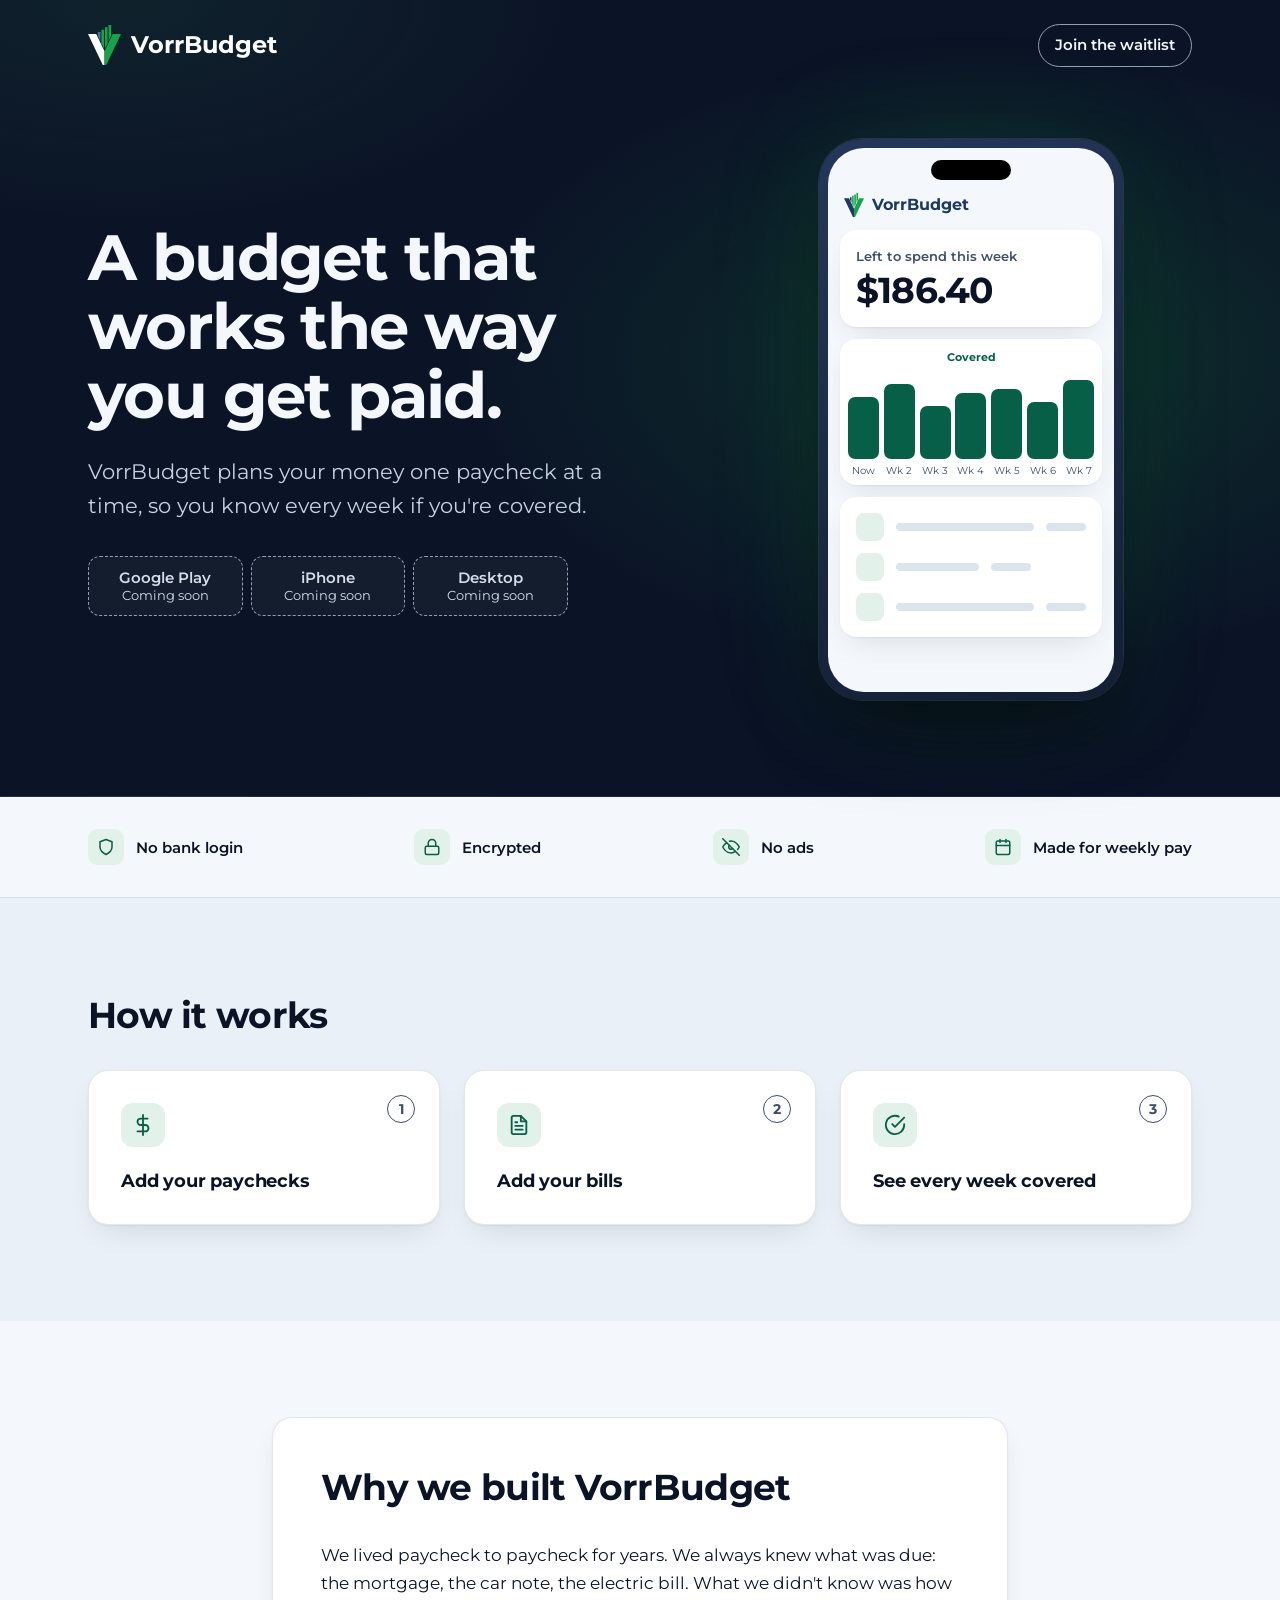
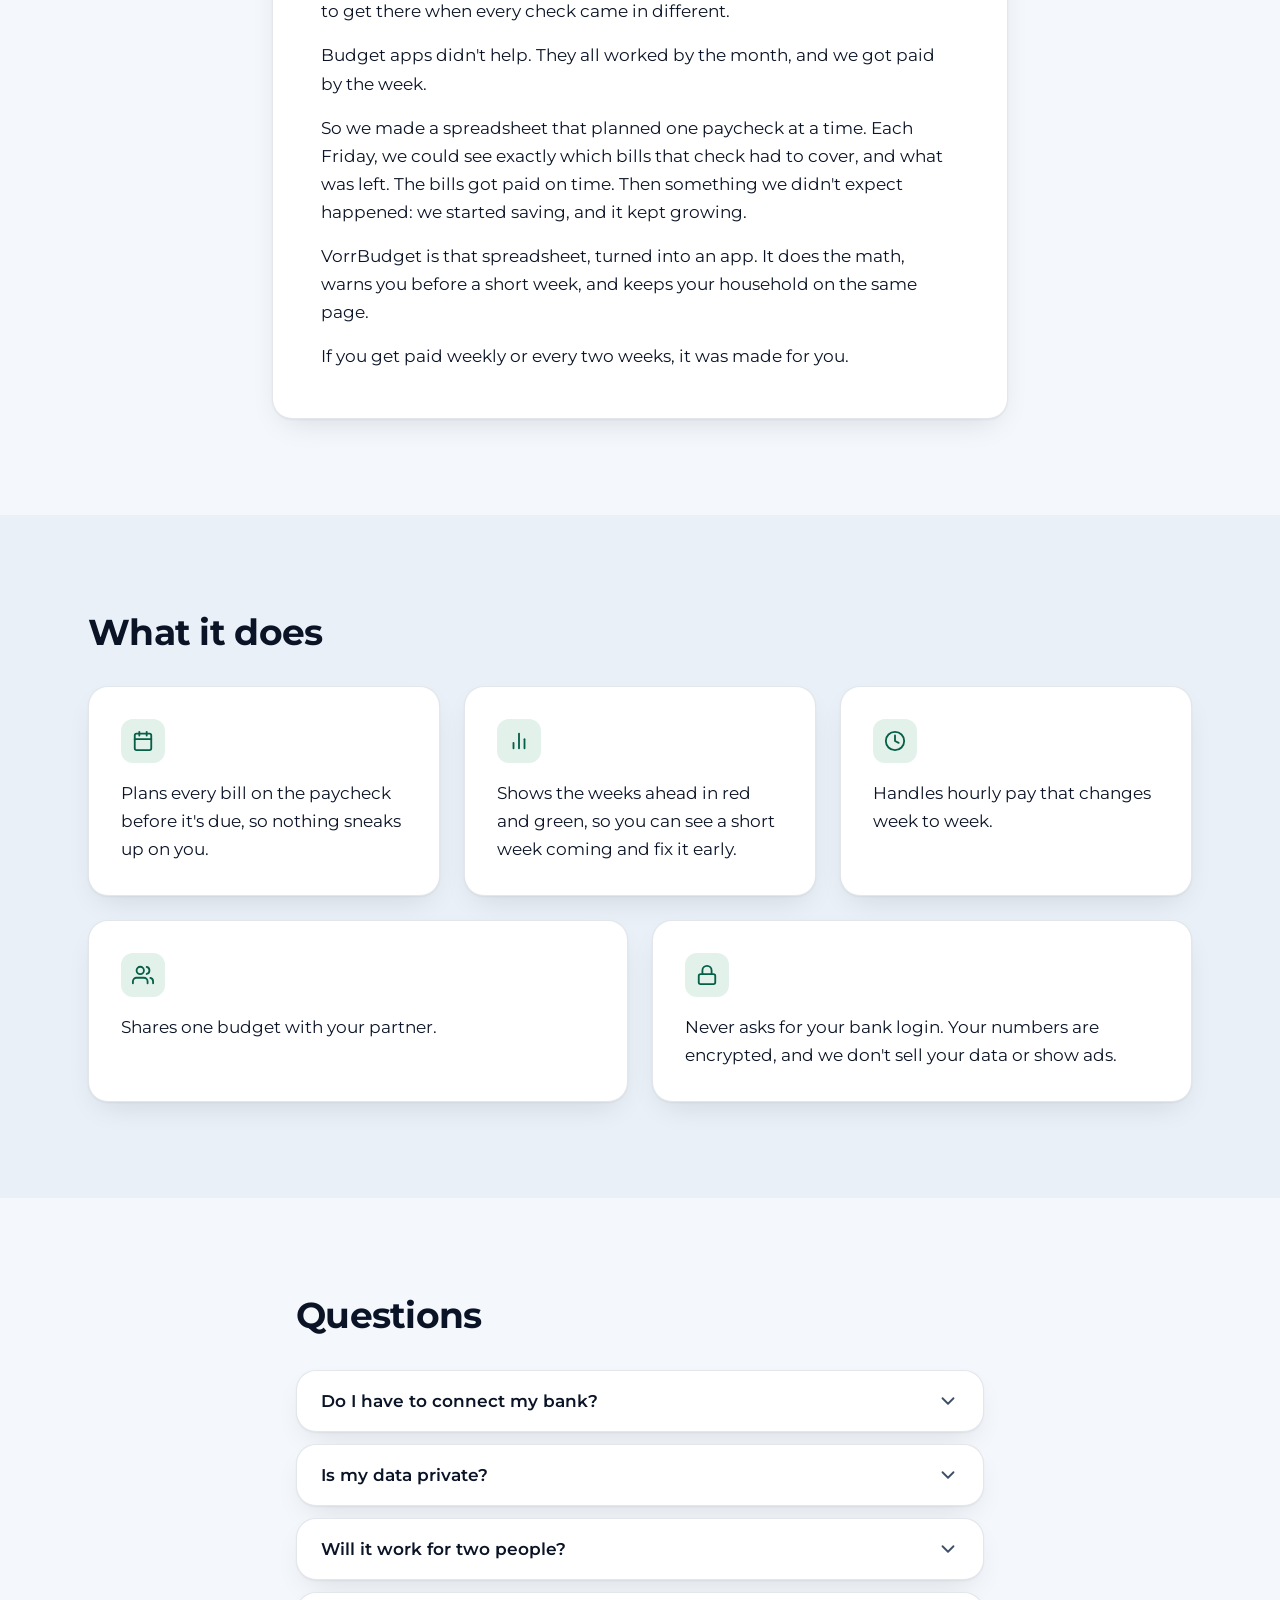
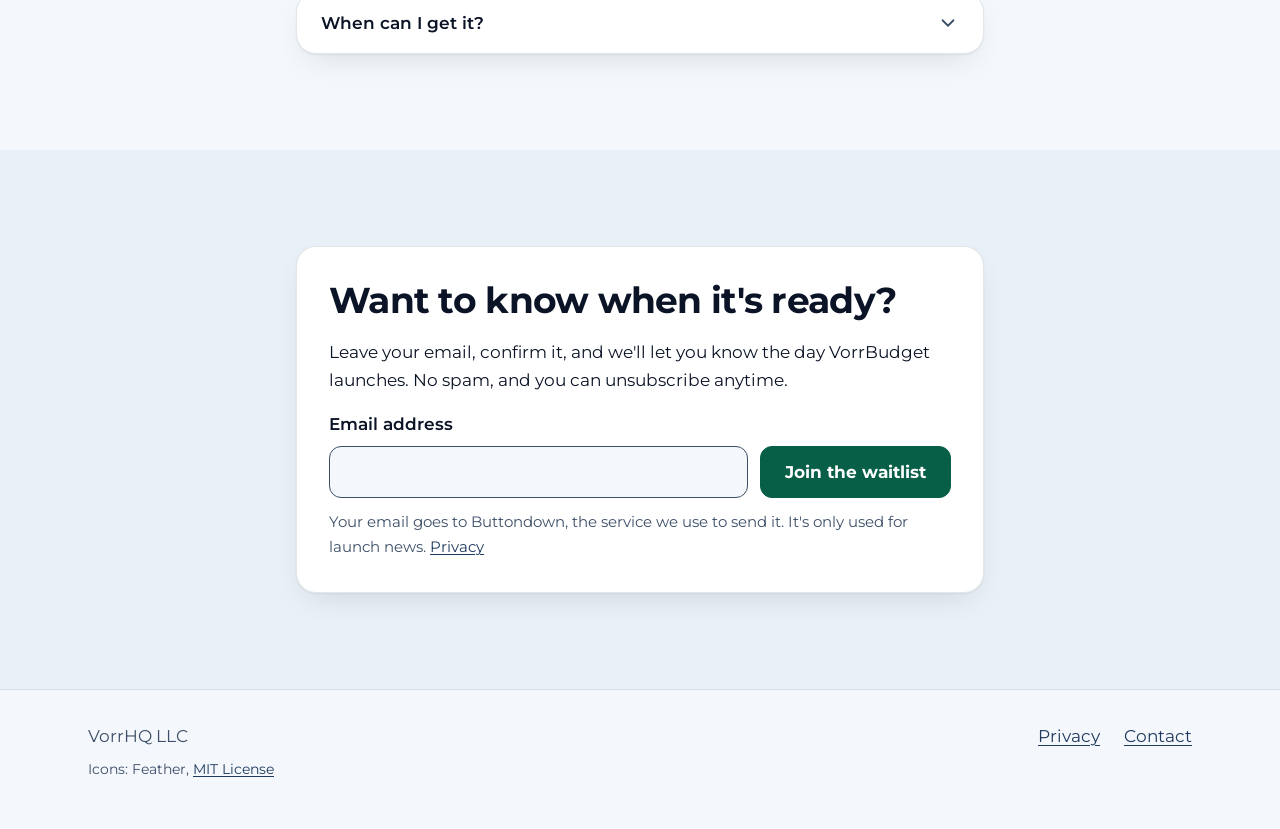
<file: index.html>
<!doctype html>
<html lang="en">
<head>
  <meta charset="utf-8">
  <meta name="viewport" content="width=device-width, initial-scale=1">
  <meta http-equiv="Content-Security-Policy" content="default-src 'none'; style-src 'self'; img-src 'self'; font-src 'self'; form-action https://buttondown.com https://*.buttondown.com; base-uri 'none'; upgrade-insecure-requests">
  <meta name="referrer" content="strict-origin">
  <meta name="color-scheme" content="light dark">
  <title>VorrBudget: A budget that works the way you get paid</title>
  <meta name="description" content="VorrBudget plans your money one paycheck at a time, so you know every week if you're covered.">
  <link rel="canonical" href="https://vorrbudget.com/">

  <!-- SHARE IMAGE (Open Graph / Twitter). The image is assets/og-image.png (1200x630) on this site. -->
  <meta property="og:type" content="website">
  <meta property="og:site_name" content="VorrBudget">
  <meta property="og:url" content="https://vorrbudget.com/">
  <meta property="og:title" content="VorrBudget: A budget that works the way you get paid">
  <meta property="og:description" content="VorrBudget plans your money one paycheck at a time, so you know every week if you're covered.">
  <meta property="og:image" content="https://vorrbudget.com/assets/og-image.png">
  <meta property="og:image:width" content="1200">
  <meta property="og:image:height" content="630">
  <meta property="og:image:alt" content="VorrBudget logo and the words: A budget that works the way you get paid.">
  <meta name="twitter:card" content="summary_large_image">
  <meta name="twitter:title" content="VorrBudget: A budget that works the way you get paid">
  <meta name="twitter:description" content="VorrBudget plans your money one paycheck at a time, so you know every week if you're covered.">
  <meta name="twitter:image" content="https://vorrbudget.com/assets/og-image.png">
  <meta name="twitter:image:alt" content="VorrBudget logo and the words: A budget that works the way you get paid.">

  <link rel="preload" href="assets/fonts/montserrat-latin-wght.woff2" as="font" type="font/woff2" crossorigin>
  <link rel="stylesheet" href="styles.css">
  <link rel="icon" type="image/png" sizes="512x512" href="assets/app-icon.png">
  <link rel="icon" type="image/svg+xml" href="assets/app-icon.svg">
  <link rel="apple-touch-icon" href="assets/app-icon.png">
</head>
<body>
  <a class="skip-link" href="#main">Skip to content</a>

  <div class="hero-band">
    <header class="site-header site-header--dark">
      <div class="wrap header-row">
        <a class="logo-link" href="/">
          <!-- LOGO: on the dark band the dark-mode symbol is always used; "VorrBudget" is text in Montserrat Bold -->
          <img class="logo-mark" src="assets/logo-mark-dark.svg" alt="" width="352" height="425">
          <span class="wordmark">VorrBudget</span>
        </a>
        <a class="header-cta" href="#waitlist">Join the waitlist</a>
      </div>
    </header>

    <section class="hero" aria-labelledby="headline">
      <div class="wrap hero-grid">
        <div class="hero-copy">
          <h1 id="headline">A budget that works the way you get paid.</h1>
          <p class="lead">VorrBudget plans your money one paycheck at a time, so you know every week if you're covered.</p>

          <h2 class="visually-hidden">Download</h2>
          <ul class="stores">
            <!-- STORE BUTTON: Google Play.
                 To go live, replace the <span> below with:
                 <a class="store" href="PLAY_STORE_URL">Get it on Google Play</a> -->
            <li><span class="store store--soon"><span class="store-name">Google Play</span> <span class="store-status">Coming soon</span></span></li>

            <!-- STORE BUTTON: iPhone.
                 To go live, replace the <span> below with:
                 <a class="store" href="APP_STORE_URL">Download for iPhone</a> -->
            <li><span class="store store--soon"><span class="store-name">iPhone</span> <span class="store-status">Coming soon</span></span></li>

            <!-- STORE BUTTON: Desktop.
                 To go live, replace the <span> below with:
                 <a class="store" href="DESKTOP_URL">Get it for Desktop</a> -->
            <li><span class="store store--soon"><span class="store-name">Desktop</span> <span class="store-status">Coming soon</span></span></li>
          </ul>
        </div>

        <!-- PHONE: an example illustration of the Home screen (pure CSS, no JavaScript).
             TO USE A REAL SCREENSHOT: replace everything inside <div class="phone-screen"> with
               <img class="phone-shot" src="assets/screenshots/home.png" alt="DESCRIBE THE SCREEN" width="390" height="844">
             and remove role="img" and aria-label from <div class="phone"> (the alt text replaces them). -->
        <div class="hero-visual">
          <div class="phone" role="img" aria-label="Example illustration of the VorrBudget Home screen: $186.40 left to spend this week, and the weeks ahead, where a short week turns covered.">
            <div class="phone-screen" aria-hidden="true">
              <div class="app-bar">
                <picture>
                  <source srcset="assets/logo-mark-dark.svg" media="(prefers-color-scheme: dark)">
                  <img class="app-mark" src="assets/logo-mark-light.svg" alt="" width="352" height="425">
                </picture>
                <span class="app-name">VorrBudget</span>
              </div>

              <div class="app-card">
                <p class="app-label">Left to spend this week</p>
                <p class="app-amount">$186.40</p>
              </div>

              <!-- WEEKS STRIP: the 4th week starts red and "Short", then turns green and "Covered".
                   Labels: "Now", then "Wk 2" to "Wk 7". -->
              <div class="app-card weeks">
                <ol class="weeks-list">
                  <li class="week week--1"><span class="bar"></span><span class="week-label">Now</span></li>
                  <li class="week week--2"><span class="bar"></span><span class="week-label">Wk 2</span></li>
                  <li class="week week--3"><span class="bar"></span><span class="week-label">Wk 3</span></li>
                  <li class="week week--4 week--fix">
                    <span class="week-status"><span class="status-short">Short</span><span class="status-covered">Covered</span></span>
                    <span class="bar"></span><span class="week-label">Wk 4</span>
                  </li>
                  <li class="week week--5"><span class="bar"></span><span class="week-label">Wk 5</span></li>
                  <li class="week week--6"><span class="bar"></span><span class="week-label">Wk 6</span></li>
                  <li class="week week--7"><span class="bar"></span><span class="week-label">Wk 7</span></li>
                </ol>
              </div>

              <div class="app-card skeleton">
                <span class="sk-row"><span class="sk-dot"></span><span class="sk-line"></span><span class="sk-amt"></span></span>
                <span class="sk-row"><span class="sk-dot"></span><span class="sk-line sk-line--short"></span><span class="sk-amt"></span></span>
                <span class="sk-row"><span class="sk-dot"></span><span class="sk-line"></span><span class="sk-amt"></span></span>
              </div>
            </div>
          </div>
        </div>
      </div>
    </section>
  </div>

  <main id="main">
    <!-- Icons on this page: Feather (feather-icons 4.29.2, MIT License, see licenses/feather-LICENSE.txt and the footer credit). Decorative, hidden from screen readers. -->
    <section class="band band--plain trust-band" aria-label="At a glance">
      <div class="wrap reveal">
        <ul class="trust">
          <li><span class="icon-chip"><svg class="icon" xmlns="http://www.w3.org/2000/svg" viewBox="0 0 24 24" width="24" height="24" fill="none" stroke="currentColor" stroke-width="2" stroke-linecap="round" stroke-linejoin="round" aria-hidden="true" focusable="false"><path d="M12 22s8-4 8-10V5l-8-3-8 3v7c0 6 8 10 8 10z"></path></svg></span><span>No bank login</span></li>
          <li><span class="icon-chip"><svg class="icon" xmlns="http://www.w3.org/2000/svg" viewBox="0 0 24 24" width="24" height="24" fill="none" stroke="currentColor" stroke-width="2" stroke-linecap="round" stroke-linejoin="round" aria-hidden="true" focusable="false"><rect x="3" y="11" width="18" height="11" rx="2" ry="2"></rect><path d="M7 11V7a5 5 0 0 1 10 0v4"></path></svg></span><span>Encrypted</span></li>
          <li><span class="icon-chip"><svg class="icon" xmlns="http://www.w3.org/2000/svg" viewBox="0 0 24 24" width="24" height="24" fill="none" stroke="currentColor" stroke-width="2" stroke-linecap="round" stroke-linejoin="round" aria-hidden="true" focusable="false"><path d="M17.94 17.94A10.07 10.07 0 0 1 12 20c-7 0-11-8-11-8a18.45 18.45 0 0 1 5.06-5.94M9.9 4.24A9.12 9.12 0 0 1 12 4c7 0 11 8 11 8a18.5 18.5 0 0 1-2.16 3.19m-6.72-1.07a3 3 0 1 1-4.24-4.24"></path><line x1="1" y1="1" x2="23" y2="23"></line></svg></span><span>No ads</span></li>
          <li><span class="icon-chip"><svg class="icon" xmlns="http://www.w3.org/2000/svg" viewBox="0 0 24 24" width="24" height="24" fill="none" stroke="currentColor" stroke-width="2" stroke-linecap="round" stroke-linejoin="round" aria-hidden="true" focusable="false"><rect x="3" y="4" width="18" height="18" rx="2" ry="2"></rect><line x1="16" y1="2" x2="16" y2="6"></line><line x1="8" y1="2" x2="8" y2="6"></line><line x1="3" y1="10" x2="21" y2="10"></line></svg></span><span>Made for weekly pay</span></li>
        </ul>
      </div>
    </section>

    <section class="band band--soft" aria-labelledby="how">
      <div class="wrap reveal">
        <h2 id="how" class="section-title">How it works</h2>
        <ol class="steps">
          <li class="card step">
            <span class="step-num" aria-hidden="true">1</span>
            <span class="icon-chip"><svg class="icon" xmlns="http://www.w3.org/2000/svg" viewBox="0 0 24 24" width="24" height="24" fill="none" stroke="currentColor" stroke-width="2" stroke-linecap="round" stroke-linejoin="round" aria-hidden="true" focusable="false"><line x1="12" y1="1" x2="12" y2="23"></line><path d="M17 5H9.5a3.5 3.5 0 0 0 0 7h5a3.5 3.5 0 0 1 0 7H6"></path></svg></span>
            <h3>Add your paychecks</h3>
          </li>
          <li class="card step">
            <span class="step-num" aria-hidden="true">2</span>
            <span class="icon-chip"><svg class="icon" xmlns="http://www.w3.org/2000/svg" viewBox="0 0 24 24" width="24" height="24" fill="none" stroke="currentColor" stroke-width="2" stroke-linecap="round" stroke-linejoin="round" aria-hidden="true" focusable="false"><path d="M14 2H6a2 2 0 0 0-2 2v16a2 2 0 0 0 2 2h12a2 2 0 0 0 2-2V8z"></path><polyline points="14 2 14 8 20 8"></polyline><line x1="16" y1="13" x2="8" y2="13"></line><line x1="16" y1="17" x2="8" y2="17"></line><polyline points="10 9 9 9 8 9"></polyline></svg></span>
            <h3>Add your bills</h3>
          </li>
          <li class="card step">
            <span class="step-num" aria-hidden="true">3</span>
            <span class="icon-chip"><svg class="icon" xmlns="http://www.w3.org/2000/svg" viewBox="0 0 24 24" width="24" height="24" fill="none" stroke="currentColor" stroke-width="2" stroke-linecap="round" stroke-linejoin="round" aria-hidden="true" focusable="false"><path d="M22 11.08V12a10 10 0 1 1-5.93-9.14"></path><polyline points="22 4 12 14.01 9 11.01"></polyline></svg></span>
            <h3>See every week covered</h3>
          </li>
        </ol>
      </div>
    </section>

    <section class="band band--plain" aria-labelledby="why">
      <div class="wrap reveal">
        <div class="card card--story">
          <h2 id="why" class="section-title">Why we built VorrBudget</h2>
          <p>We lived paycheck to paycheck for years. We always knew what was due: the mortgage, the car note, the electric bill. What we didn't know was how to get there when every check came in different.</p>
          <p>Budget apps didn't help. They all worked by the month, and we got paid by the week.</p>
          <p>So we made a spreadsheet that planned one paycheck at a time. Each Friday, we could see exactly which bills that check had to cover, and what was left. The bills got paid on time. Then something we didn't expect happened: we started saving, and it kept growing.</p>
          <p>VorrBudget is that spreadsheet, turned into an app. It does the math, warns you before a short week, and keeps your household on the same page.</p>
          <p>If you get paid weekly or every two weeks, it was made for you.</p>
        </div>
      </div>
    </section>

    <section class="band band--soft" aria-labelledby="what">
      <div class="wrap reveal">
        <h2 id="what" class="section-title">What it does</h2>
        <ul class="features">
          <li class="card feature"><span class="icon-chip"><svg class="icon" xmlns="http://www.w3.org/2000/svg" viewBox="0 0 24 24" width="24" height="24" fill="none" stroke="currentColor" stroke-width="2" stroke-linecap="round" stroke-linejoin="round" aria-hidden="true" focusable="false"><rect x="3" y="4" width="18" height="18" rx="2" ry="2"></rect><line x1="16" y1="2" x2="16" y2="6"></line><line x1="8" y1="2" x2="8" y2="6"></line><line x1="3" y1="10" x2="21" y2="10"></line></svg></span><p>Plans every bill on the paycheck before it's due, so nothing sneaks up on you.</p></li>
          <li class="card feature"><span class="icon-chip"><svg class="icon" xmlns="http://www.w3.org/2000/svg" viewBox="0 0 24 24" width="24" height="24" fill="none" stroke="currentColor" stroke-width="2" stroke-linecap="round" stroke-linejoin="round" aria-hidden="true" focusable="false"><line x1="18" y1="20" x2="18" y2="10"></line><line x1="12" y1="20" x2="12" y2="4"></line><line x1="6" y1="20" x2="6" y2="14"></line></svg></span><p>Shows the weeks ahead in red and green, so you can see a short week coming and fix it early.</p></li>
          <li class="card feature"><span class="icon-chip"><svg class="icon" xmlns="http://www.w3.org/2000/svg" viewBox="0 0 24 24" width="24" height="24" fill="none" stroke="currentColor" stroke-width="2" stroke-linecap="round" stroke-linejoin="round" aria-hidden="true" focusable="false"><circle cx="12" cy="12" r="10"></circle><polyline points="12 6 12 12 16 14"></polyline></svg></span><p>Handles hourly pay that changes week to week.</p></li>
          <li class="card feature"><span class="icon-chip"><svg class="icon" xmlns="http://www.w3.org/2000/svg" viewBox="0 0 24 24" width="24" height="24" fill="none" stroke="currentColor" stroke-width="2" stroke-linecap="round" stroke-linejoin="round" aria-hidden="true" focusable="false"><path d="M17 21v-2a4 4 0 0 0-4-4H5a4 4 0 0 0-4 4v2"></path><circle cx="9" cy="7" r="4"></circle><path d="M23 21v-2a4 4 0 0 0-3-3.87"></path><path d="M16 3.13a4 4 0 0 1 0 7.75"></path></svg></span><p>Shares one budget with your partner.</p></li>
          <li class="card feature"><span class="icon-chip"><svg class="icon" xmlns="http://www.w3.org/2000/svg" viewBox="0 0 24 24" width="24" height="24" fill="none" stroke="currentColor" stroke-width="2" stroke-linecap="round" stroke-linejoin="round" aria-hidden="true" focusable="false"><rect x="3" y="11" width="18" height="11" rx="2" ry="2"></rect><path d="M7 11V7a5 5 0 0 1 10 0v4"></path></svg></span><p>Never asks for your bank login. Your numbers are encrypted, and we don't sell your data or show ads.</p></li>
        </ul>
      </div>
    </section>

    <!-- SCREENSHOTS: hidden until images are added.
         1. Put images in assets/screenshots/ (e.g. screen-1.png).
         2. Uncomment and fill in the <figure> blocks below (write real alt text).
         3. Remove the word "hidden" from the <section> tag. -->
    <section class="band band--plain" aria-labelledby="screenshots" hidden>
      <div class="wrap">
        <h2 id="screenshots" class="section-title">Screenshots</h2>
        <ul class="shots">
          <!--
          <li>
            <figure>
              <img src="assets/screenshots/screen-1.png" alt="DESCRIBE WHAT THE SCREEN SHOWS" width="390" height="844" loading="lazy">
              <figcaption>SHORT CAPTION</figcaption>
            </figure>
          </li>
          <li>
            <figure>
              <img src="assets/screenshots/screen-2.png" alt="DESCRIBE WHAT THE SCREEN SHOWS" width="390" height="844" loading="lazy">
              <figcaption>SHORT CAPTION</figcaption>
            </figure>
          </li>
          <li>
            <figure>
              <img src="assets/screenshots/screen-3.png" alt="DESCRIBE WHAT THE SCREEN SHOWS" width="390" height="844" loading="lazy">
              <figcaption>SHORT CAPTION</figcaption>
            </figure>
          </li>
          -->
        </ul>
      </div>
    </section>

    <section class="band band--plain" aria-labelledby="faq">
      <div class="wrap wrap--narrow reveal">
        <h2 id="faq" class="section-title">Questions</h2>
        <div class="faq">
          <details class="card faq-item">
            <summary><span>Do I have to connect my bank?</span><svg class="icon faq-chevron" xmlns="http://www.w3.org/2000/svg" viewBox="0 0 24 24" width="24" height="24" fill="none" stroke="currentColor" stroke-width="2" stroke-linecap="round" stroke-linejoin="round" aria-hidden="true" focusable="false"><polyline points="6 9 12 15 18 9"></polyline></svg></summary>
            <p>No. You enter your own numbers, and VorrBudget never asks for a bank login.</p>
          </details>
          <details class="card faq-item">
            <summary><span>Is my data private?</span><svg class="icon faq-chevron" xmlns="http://www.w3.org/2000/svg" viewBox="0 0 24 24" width="24" height="24" fill="none" stroke="currentColor" stroke-width="2" stroke-linecap="round" stroke-linejoin="round" aria-hidden="true" focusable="false"><polyline points="6 9 12 15 18 9"></polyline></svg></summary>
            <p>Your numbers are encrypted. We don't sell your data or show ads.</p>
          </details>
          <details class="card faq-item">
            <summary><span>Will it work for two people?</span><svg class="icon faq-chevron" xmlns="http://www.w3.org/2000/svg" viewBox="0 0 24 24" width="24" height="24" fill="none" stroke="currentColor" stroke-width="2" stroke-linecap="round" stroke-linejoin="round" aria-hidden="true" focusable="false"><polyline points="6 9 12 15 18 9"></polyline></svg></summary>
            <p>Yes. You and your partner can share one budget.</p>
          </details>
          <details class="card faq-item">
            <summary><span>When can I get it?</span><svg class="icon faq-chevron" xmlns="http://www.w3.org/2000/svg" viewBox="0 0 24 24" width="24" height="24" fill="none" stroke="currentColor" stroke-width="2" stroke-linecap="round" stroke-linejoin="round" aria-hidden="true" focusable="false"><polyline points="6 9 12 15 18 9"></polyline></svg></summary>
            <p><a href="#waitlist">Join the waitlist</a>, and we'll email you the day it launches.</p>
          </details>
        </div>
      </div>
    </section>

    <section class="band band--soft" aria-labelledby="waitlist">
      <div class="wrap wrap--narrow reveal">
        <div class="card card--waitlist">
          <h2 id="waitlist" class="section-title">Want to know when it's ready?</h2>
          <p>Leave your email, confirm it, and we'll let you know the day VorrBudget launches. No spam, and you can unsubscribe anytime.</p>
          <form class="signup" action="https://buttondown.com/api/emails/embed-subscribe/VorrBudget" method="post">
            <label for="email">Email address</label>
            <div class="signup-row">
              <input type="email" id="email" name="email" autocomplete="email" required aria-describedby="email-note">
              <input type="hidden" name="embed" value="1">
              <button type="submit">Join the waitlist</button>
            </div>
            <p id="email-note" class="note">Your email goes to Buttondown, the service we use to send it. It's only used for launch news. <a href="privacy.html">Privacy</a></p>
          </form>
        </div>
      </div>
    </section>
  </main>

  <footer class="site-footer">
    <div class="wrap footer-row">
      <p>VorrHQ LLC</p>
      <ul class="footer-links">
        <li><a href="privacy.html">Privacy</a></li>
        <li><a href="mailto:hello@vorrbudget.com">Contact</a></li>
      </ul>
      <p class="credits">Icons: Feather, <a href="licenses/feather-LICENSE.txt">MIT License</a></p>
    </div>
  </footer>
</body>
</html>
</file>
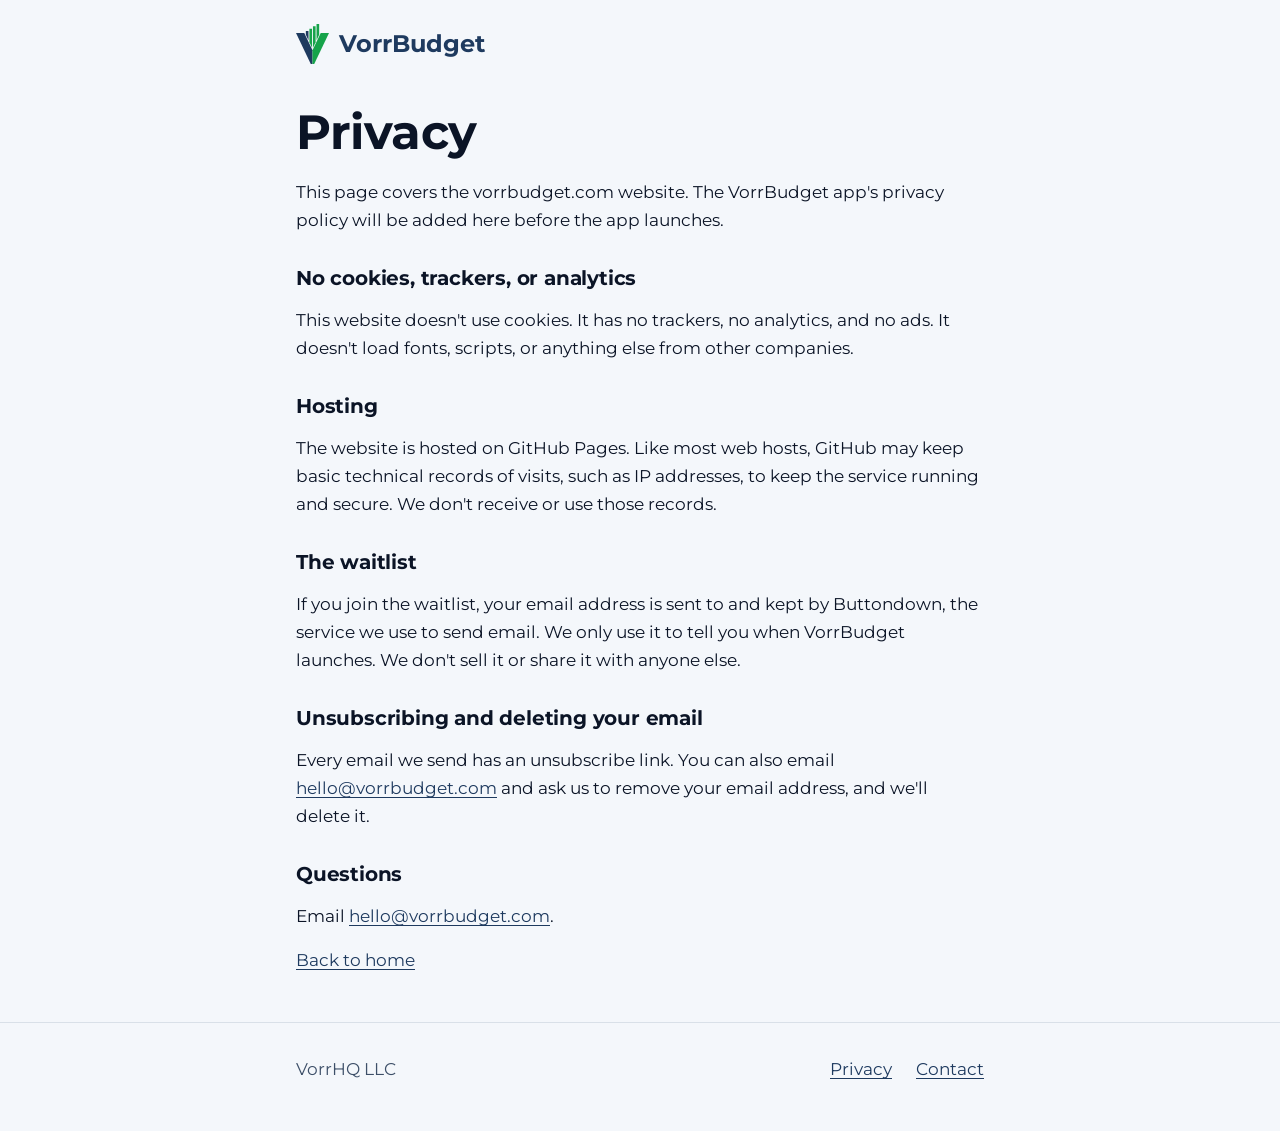
<file: privacy.html>
<!doctype html>
<html lang="en">
<head>
  <meta charset="utf-8">
  <meta name="viewport" content="width=device-width, initial-scale=1">
  <meta http-equiv="Content-Security-Policy" content="default-src 'none'; style-src 'self'; img-src 'self'; font-src 'self'; form-action 'none'; base-uri 'none'; upgrade-insecure-requests">
  <meta name="referrer" content="strict-origin">
  <meta name="color-scheme" content="light dark">
  <title>Privacy | VorrBudget</title>
  <meta name="description" content="How the VorrBudget website handles your information.">
  <link rel="canonical" href="https://vorrbudget.com/privacy.html">
  <link rel="preload" href="assets/fonts/montserrat-latin-wght.woff2" as="font" type="font/woff2" crossorigin>
  <link rel="stylesheet" href="styles.css">
  <link rel="icon" type="image/png" sizes="512x512" href="assets/app-icon.png">
  <link rel="icon" type="image/svg+xml" href="assets/app-icon.svg">
  <link rel="apple-touch-icon" href="assets/app-icon.png">
</head>
<body>
  <a class="skip-link" href="#main">Skip to content</a>

  <header class="site-header">
    <div class="wrap wrap--narrow header-row">
      <a class="logo-link" href="/">
        <!-- LOGO: symbol (light/dark SVG) + the word "VorrBudget" as text in Montserrat Bold -->
        <picture>
          <source srcset="assets/logo-mark-dark.svg" media="(prefers-color-scheme: dark)">
          <img class="logo-mark" src="assets/logo-mark-light.svg" alt="" width="352" height="425">
        </picture>
        <span class="wordmark">VorrBudget</span>
      </a>
    </div>
  </header>

  <main id="main">
    <div class="wrap wrap--narrow prose">
      <h1>Privacy</h1>
      <p>This page covers the vorrbudget.com website. The VorrBudget app's privacy policy will be added here before the app launches.</p>

      <h2>No cookies, trackers, or analytics</h2>
      <p>This website doesn't use cookies. It has no trackers, no analytics, and no ads. It doesn't load fonts, scripts, or anything else from other companies.</p>

      <h2>Hosting</h2>
      <p>The website is hosted on GitHub Pages. Like most web hosts, GitHub may keep basic technical records of visits, such as IP addresses, to keep the service running and secure. We don't receive or use those records.</p>

      <h2>The waitlist</h2>
      <p>If you join the waitlist, your email address is sent to and kept by Buttondown, the service we use to send email. We only use it to tell you when VorrBudget launches. We don't sell it or share it with anyone else.</p>

      <h2>Unsubscribing and deleting your email</h2>
      <p>Every email we send has an unsubscribe link. You can also email <a href="mailto:hello@vorrbudget.com">hello@vorrbudget.com</a> and ask us to remove your email address, and we'll delete it.</p>

      <h2>Questions</h2>
      <p>Email <a href="mailto:hello@vorrbudget.com">hello@vorrbudget.com</a>.</p>

      <!-- ============================================================
           APP PRIVACY POLICY: the VorrBudget app's full privacy policy
           goes in the section below before launch. Remove the "hidden"
           attribute and replace the placeholder text.
           ============================================================ -->
      <section id="app-privacy" aria-labelledby="app-privacy-heading" hidden>
        <h2 id="app-privacy-heading">The VorrBudget app</h2>
        <p>APP PRIVACY POLICY GOES HERE.</p>
      </section>

      <p><a href="/">Back to home</a></p>
    </div>
  </main>

  <footer class="site-footer">
    <div class="wrap wrap--narrow footer-row">
      <p>VorrHQ LLC</p>
      <ul class="footer-links">
        <li><a href="privacy.html" aria-current="page">Privacy</a></li>
        <li><a href="mailto:hello@vorrbudget.com">Contact</a></li>
      </ul>
    </div>
  </footer>
</body>
</html>
</file>
<file: styles.css>
/* VorrBudget site styles. Palette 1. All text pairs are at least 7:1 contrast. */

/* Montserrat, self-hosted (SIL Open Font License, see assets/fonts/OFL.txt).
   Source: google/fonts ofl/montserrat, trimmed to Latin characters and weights 400-700. */
@font-face {
  font-family: "Montserrat";
  src: url("assets/fonts/montserrat-latin-wght.woff2") format("woff2");
  font-weight: 400 700;
  font-style: normal;
  font-display: swap;
}

:root {
  /* Spacing scale */
  --s1: 0.25rem;
  --s2: 0.5rem;
  --s3: 0.75rem;
  --s4: 1rem;
  --s5: 1.5rem;
  --s6: 2rem;
  --s7: 3rem;
  --s8: 4rem;
  --s9: 6rem;

  --radius: 1.25rem;
  --radius-sm: 0.75rem;

  /* Page colors (light) */
  --bg: #F4F7FB;
  --soft: #EAF0F7;
  --card: #FFFFFF;
  --text: #0B1426;
  --muted: #3D4F68;
  --navy: #1E3A5F;
  --green: #065F46;
  --red: #991B1B;
  --on-navy: #FFFFFF;
  --on-green: #FFFFFF;
  --border: #3D4F68;
  --hairline: rgba(30, 58, 95, 0.12);
  --chip: #E3F1EB;
  --skeleton: #DCE4EE;
  --wordmark: #1E3A5F;
  --shadow: 0 1px 2px rgba(11, 20, 38, 0.05), 0 12px 32px -12px rgba(11, 20, 38, 0.14);

  /* Hero band: deep navy in both modes */
  --hero-bg: #0B1426;
  --hero-text: #F4F7FB;
  --hero-muted: #C8D2DF;
  --hero-line: #8FA0B8;
  --hero-green: #4ADE80;

  --font: "Montserrat", system-ui, -apple-system, "Segoe UI", Roboto, "Helvetica Neue", Arial, sans-serif;
}

@media (prefers-color-scheme: dark) {
  :root {
    --bg: #0B1426;
    --soft: #101C30;
    --card: #152238;
    --text: #F4F7FB;
    --muted: #B0BCCE;
    --navy: #90B4DE;
    --green: #4ADE80;
    --red: #FCA5A5;
    --on-navy: #0B1426;
    --on-green: #0B1426;
    --border: #B0BCCE;
    --hairline: rgba(176, 188, 206, 0.14);
    --chip: rgba(74, 222, 128, 0.12);
    --skeleton: #24344F;
    --wordmark: #FFFFFF;
    --shadow: 0 1px 2px rgba(0, 0, 0, 0.3), 0 12px 32px -12px rgba(0, 0, 0, 0.5);
  }
}

*,
*::before,
*::after {
  box-sizing: border-box;
}

html {
  -webkit-text-size-adjust: 100%;
  text-size-adjust: 100%;
  scroll-behavior: smooth;
}

body {
  margin: 0;
  background: var(--bg);
  color: var(--text);
  font-family: var(--font);
  font-size: 1.0625rem;
  line-height: 1.65;
}

img {
  max-width: 100%;
  height: auto;
}

a {
  color: var(--navy);
  text-decoration-thickness: 1px;
  text-underline-offset: 0.15em;
}

a:hover {
  text-decoration-thickness: 2px;
}

:focus-visible {
  outline: 3px solid var(--navy);
  outline-offset: 3px;
}

h1,
h2,
h3 {
  line-height: 1.2;
  color: var(--text);
  letter-spacing: -0.01em;
}

h1 {
  font-size: clamp(2rem, 7vw, 3rem);
  margin: 0 0 var(--s4);
}

h2 {
  font-size: 1.5rem;
  margin: 0 0 var(--s4);
}

h3 {
  font-size: 1.125rem;
  margin: 0;
}

p {
  margin: 0 0 var(--s4);
}

.wrap {
  max-width: 72rem;
  margin: 0 auto;
  padding: 0 var(--s4);
}

.wrap--narrow {
  max-width: 46rem;
}

@media (min-width: 40rem) {
  .wrap {
    padding: 0 var(--s5);
  }
}

.visually-hidden {
  position: absolute;
  width: 1px;
  height: 1px;
  margin: -1px;
  padding: 0;
  overflow: hidden;
  clip: rect(0 0 0 0);
  white-space: nowrap;
  border: 0;
}

.skip-link {
  position: absolute;
  left: var(--s4);
  top: -4rem;
  padding: var(--s2) var(--s4);
  background: var(--navy);
  color: var(--on-navy);
  border-radius: var(--s2);
  z-index: 10;
}

.skip-link:focus {
  top: var(--s4);
}

/* Icons (Feather) */
.icon {
  display: block;
  width: 1.375rem;
  height: 1.375rem;
}

.icon-chip {
  flex: none;
  display: grid;
  place-items: center;
  width: 2.75rem;
  height: 2.75rem;
  border-radius: var(--radius-sm);
  background: var(--chip);
  color: var(--green);
}

/* Header */
.site-header {
  padding: var(--s5) 0;
}

.header-row {
  display: flex;
  align-items: center;
  justify-content: space-between;
  gap: var(--s4);
}

.logo-link {
  display: inline-flex;
  align-items: center;
  gap: 0.6rem;
  text-decoration: none;
}

.logo-mark {
  display: block;
  height: 2.5rem;
  width: auto;
}

.wordmark {
  font-family: var(--font);
  font-weight: 700;
  font-size: 1.5rem;
  line-height: 1;
  color: var(--wordmark);
}

/* Header on the dark hero band (both modes) */
.site-header--dark .wordmark {
  color: #FFFFFF;
}

.site-header--dark :focus-visible,
.hero :focus-visible {
  outline-color: var(--hero-green);
}

.header-cta {
  display: none;
  padding: var(--s2) var(--s4);
  border: 1.5px solid var(--hero-line);
  border-radius: 999px;
  color: var(--hero-text);
  font-weight: 600;
  font-size: 0.9375rem;
  text-decoration: none;
  white-space: nowrap;
}

.header-cta:hover {
  border-color: var(--hero-text);
}

@media (min-width: 30rem) {
  .header-cta {
    display: inline-block;
  }
}

/* Hero band */
.hero-band {
  background-color: var(--hero-bg);
  /* Soft green glow (CSS gradients only). Kept faint so hero text stays above 7:1. */
  background-image:
    radial-gradient(ellipse 60% 55% at 78% 45%, rgba(22, 163, 74, 0.2), transparent 70%),
    radial-gradient(ellipse 50% 40% at 10% 0%, rgba(74, 222, 128, 0.07), transparent 70%);
  color: var(--hero-text);
  border-bottom: 1px solid rgba(255, 255, 255, 0.08);
}

.hero {
  padding: var(--s6) 0 var(--s8);
}

.hero-grid {
  display: grid;
  gap: var(--s7);
  align-items: center;
}

.hero h1 {
  color: var(--hero-text);
  font-size: clamp(2.25rem, 5.5vw + 0.5rem, 4rem);
  font-weight: 700;
  line-height: 1.08;
  letter-spacing: -0.025em;
  margin-bottom: var(--s5);
}

.lead {
  font-size: clamp(1.125rem, 1vw + 0.9rem, 1.3125rem);
  color: var(--hero-muted);
  max-width: 34rem;
  margin-bottom: var(--s6);
}

@media (min-width: 56rem) {
  .hero {
    padding: var(--s7) 0 var(--s9);
  }

  .hero-grid {
    grid-template-columns: minmax(0, 1.15fr) minmax(0, 0.85fr);
    gap: var(--s8);
  }
}

/* Store buttons */
.stores {
  list-style: none;
  margin: 0;
  padding: 0;
  display: grid;
  grid-template-columns: repeat(3, 1fr);
  gap: var(--s2);
  max-width: 30rem;
}

.store {
  display: flex;
  flex-direction: column;
  justify-content: center;
  min-height: 3.75rem;
  padding: var(--s2) var(--s1);
  border-radius: var(--radius-sm);
  font-size: 0.9375rem;
  line-height: 1.3;
  border: 1.5px solid var(--hero-text);
  background: var(--hero-text);
  color: var(--hero-bg);
  font-weight: 600;
  text-align: center;
  text-decoration: none;
}

/* Disabled "Coming soon" state: dashed outline, no fill, not a link. */
.store--soon {
  background: rgba(255, 255, 255, 0.04);
  color: #D5DDE8;
  border: 1.5px dashed var(--hero-line);
  cursor: not-allowed;
}

.store-status {
  font-size: 0.8125rem;
  font-weight: 400;
}

/* Phone illustration */
.hero-visual {
  display: flex;
  justify-content: center;
}

.phone {
  width: min(19rem, 100%);
  padding: 0.55rem;
  border-radius: 2.75rem;
  background: linear-gradient(160deg, #24365A, #131F35);
  box-shadow:
    0 0 0 1px rgba(255, 255, 255, 0.1),
    0 40px 80px -20px rgba(0, 0, 0, 0.6),
    0 0 120px -20px rgba(22, 163, 74, 0.25);
}

.phone-screen {
  position: relative;
  display: flex;
  flex-direction: column;
  gap: var(--s3);
  min-height: 34rem;
  padding: 2.75rem var(--s3) var(--s4);
  border-radius: 2.25rem;
  background: var(--bg);
  color: var(--text);
  overflow: hidden;
}

/* Speaker pill */
.phone-screen::before {
  content: "";
  position: absolute;
  top: 0.8rem;
  left: 50%;
  width: 5rem;
  height: 1.25rem;
  transform: translateX(-50%);
  border-radius: 999px;
  background: #000000;
}

.phone-shot {
  display: block;
  width: 100%;
  height: 100%;
  object-fit: cover;
  border-radius: 2.25rem;
}

.app-bar {
  display: flex;
  align-items: center;
  gap: var(--s2);
  padding: 0 var(--s1);
}

.app-mark {
  display: block;
  height: 1.5rem;
  width: auto;
}

.app-name {
  font-weight: 700;
  font-size: 1rem;
  color: var(--wordmark);
}

.app-card {
  background: var(--card);
  border-radius: 1rem;
  padding: var(--s4);
  box-shadow: var(--shadow);
}

.app-label {
  margin: 0;
  font-size: 0.8125rem;
  font-weight: 600;
  color: var(--muted);
}

.app-amount {
  margin: var(--s1) 0 0;
  font-size: 2.25rem;
  font-weight: 700;
  line-height: 1.1;
  letter-spacing: -0.02em;
  color: var(--text);
}

.skeleton {
  display: grid;
  gap: var(--s3);
}

.sk-row {
  display: flex;
  align-items: center;
  gap: var(--s3);
}

.sk-dot {
  flex: none;
  width: 1.75rem;
  height: 1.75rem;
  border-radius: 0.5rem;
  background: var(--chip);
}

.sk-line {
  flex: 1;
  height: 0.5rem;
  border-radius: 999px;
  background: var(--skeleton);
}

.sk-line--short {
  flex: 0.6;
}

.sk-amt {
  flex: none;
  width: 2.5rem;
  height: 0.5rem;
  border-radius: 999px;
  background: var(--skeleton);
}

/* Weeks strip (inside the phone). The base styles are the final, all-green state;
   the animation runs once from red/"Short" to green/"Covered" and holds.
   With reduced motion, animations are turned off below, so only the final state shows. */
.weeks {
  padding: var(--s3) var(--s2) var(--s2);
}

.weeks-list {
  list-style: none;
  margin: 0;
  padding: 0;
  display: grid;
  grid-template-columns: repeat(7, minmax(0, 1fr));
  gap: 0.3rem;
}

.week {
  display: grid;
  grid-template-columns: minmax(0, 1fr);
  grid-template-rows: 1.25rem 5.5rem auto;
  justify-items: center;
  min-width: 0;
}

.bar {
  grid-row: 2;
  align-self: end;
  width: 100%;
  max-width: 2rem;
  border-radius: 0.45rem;
  background: var(--green);
  transform-origin: bottom;
}

.week--1 .bar { height: 70%; }
.week--2 .bar { height: 85%; }
.week--3 .bar { height: 60%; }
.week--4 .bar { height: 75%; }
.week--5 .bar { height: 80%; }
.week--6 .bar { height: 65%; }
.week--7 .bar { height: 90%; }

.week-label {
  grid-row: 3;
  margin-top: 0.4rem;
  font-size: 0.625rem;
  line-height: 1.2;
  color: var(--muted);
  white-space: nowrap;
}

.week-status {
  grid-row: 1;
  display: grid;
  justify-items: center;
  font-size: 0.6875rem;
  font-weight: 700;
  line-height: 1.2;
  white-space: nowrap;
}

.status-short,
.status-covered {
  grid-area: 1 / 1;
}

.status-short {
  color: var(--red);
  opacity: 0;
}

.status-covered {
  color: var(--green);
}

.week--fix .bar {
  animation: week-fix-bar 3s ease-in-out 0.6s both;
}

.week--fix .status-short {
  animation: week-fix-out 3s ease-in-out 0.6s both;
}

.week--fix .status-covered {
  animation: week-fix-in 3s ease-in-out 0.6s both;
}

@keyframes week-fix-bar {
  0%, 35% {
    background: var(--red);
    transform: scaleY(0.6);
  }
  100% {
    background: var(--green);
    transform: scaleY(1);
  }
}

@keyframes week-fix-out {
  0%, 40% { opacity: 1; }
  70%, 100% { opacity: 0; }
}

@keyframes week-fix-in {
  0%, 40% { opacity: 0; }
  70%, 100% { opacity: 1; }
}

/* Section bands: alternate plain and soft navy */
.band {
  padding: var(--s8) 0;
}

.band--plain {
  background: var(--bg);
}

.band--soft {
  background: var(--soft);
}

@media (min-width: 56rem) {
  .band {
    padding: var(--s9) 0;
  }
}

.section-title {
  font-size: clamp(1.625rem, 2.5vw + 0.75rem, 2.25rem);
  font-weight: 700;
  letter-spacing: -0.02em;
  margin-bottom: var(--s6);
}

.card {
  background: var(--card);
  border-radius: var(--radius);
  padding: var(--s5);
  border: 1px solid var(--hairline);
  box-shadow: var(--shadow);
}

.card > :last-child {
  margin-bottom: 0;
}

@media (min-width: 40rem) {
  .card {
    padding: var(--s6);
  }
}

/* Trust row */
.trust-band {
  padding: var(--s6) 0;
  border-bottom: 1px solid var(--hairline);
}

.trust {
  list-style: none;
  margin: 0;
  padding: 0;
  display: grid;
  grid-template-columns: repeat(2, minmax(0, 1fr));
  gap: var(--s4) var(--s5);
}

.trust li {
  display: flex;
  align-items: center;
  gap: var(--s3);
  font-weight: 600;
  font-size: 0.9375rem;
  line-height: 1.3;
}

.trust .icon-chip {
  width: 2.25rem;
  height: 2.25rem;
  border-radius: 0.6rem;
}

.trust .icon {
  width: 1.125rem;
  height: 1.125rem;
}

@media (min-width: 48rem) {
  .trust {
    grid-template-columns: repeat(4, auto);
    justify-content: space-between;
  }
}

/* How it works */
.steps {
  list-style: none;
  margin: 0;
  padding: 0;
  display: grid;
  gap: var(--s4);
}

.step {
  position: relative;
  display: flex;
  align-items: center;
  gap: var(--s4);
}

.step-num {
  flex: none;
  order: 3;
  margin-left: auto;
  display: grid;
  place-items: center;
  width: 1.75rem;
  height: 1.75rem;
  border-radius: 999px;
  border: 1.5px solid var(--border);
  font-size: 0.875rem;
  font-weight: 700;
  line-height: 1;
  color: var(--muted);
}

@media (min-width: 48rem) {
  .steps {
    grid-template-columns: repeat(3, 1fr);
    gap: var(--s5);
  }

  .step {
    flex-direction: column;
    align-items: flex-start;
    gap: var(--s5);
    padding-top: var(--s6);
    padding-bottom: var(--s6);
  }

  .step-num {
    position: absolute;
    top: var(--s5);
    right: var(--s5);
  }
}

/* Why we built */
.card--story {
  max-width: 46rem;
  margin: 0 auto;
}

@media (min-width: 40rem) {
  .card--story {
    padding: var(--s7);
  }
}

/* What it does */
.features {
  list-style: none;
  margin: 0;
  padding: 0;
  display: grid;
  gap: var(--s4);
}

.feature {
  display: flex;
  align-items: flex-start;
  gap: var(--s4);
}

.feature p {
  margin: 0;
  padding-top: 0.45rem;
}

@media (min-width: 40rem) {
  .features {
    grid-template-columns: repeat(2, 1fr);
    gap: var(--s5);
  }
}

@media (min-width: 64rem) {
  /* 3 tiles on the first row, 2 wider tiles on the second */
  .features {
    grid-template-columns: repeat(6, 1fr);
  }

  .feature {
    grid-column: span 2;
  }

  .feature:nth-child(n + 4) {
    grid-column: span 3;
  }

  .feature {
    flex-direction: column;
  }

  .feature p {
    padding-top: 0;
  }
}

/* Screenshots */
.shots {
  list-style: none;
  margin: 0;
  padding: 0;
  display: grid;
  grid-template-columns: repeat(auto-fit, minmax(12rem, 1fr));
  gap: var(--s5);
}

.shots figure {
  margin: 0;
}

.shots img {
  display: block;
  width: 100%;
  border-radius: var(--radius);
}

.shots figcaption {
  margin-top: var(--s2);
  color: var(--muted);
  font-size: 0.9375rem;
}

/* FAQ */
.faq {
  display: grid;
  gap: var(--s3);
}

.faq-item {
  padding: 0;
}

.faq-item summary {
  display: flex;
  align-items: center;
  justify-content: space-between;
  gap: var(--s4);
  padding: var(--s4) var(--s5);
  font-weight: 600;
  cursor: pointer;
  list-style: none;
  border-radius: var(--radius);
}

.faq-item summary::-webkit-details-marker {
  display: none;
}

.faq-chevron {
  flex: none;
  color: var(--muted);
  transition: transform 0.2s ease;
}

.faq-item[open] .faq-chevron {
  transform: rotate(180deg);
}

.faq-item p {
  margin: 0;
  padding: 0 var(--s5) var(--s5);
  color: var(--muted);
}

/* Waitlist */
.card--waitlist .section-title {
  margin-bottom: var(--s4);
}

.signup label {
  display: block;
  font-weight: 600;
  margin-bottom: var(--s2);
}

.signup-row {
  display: flex;
  flex-wrap: wrap;
  gap: var(--s3);
}

.signup input[type="email"] {
  flex: 1 1 14rem;
  min-height: 3.25rem;
  padding: var(--s2) var(--s4);
  font: inherit;
  color: var(--text);
  background: var(--bg);
  border: 1.5px solid var(--border);
  border-radius: var(--radius-sm);
}

.signup button {
  flex: 1 0 auto;
  min-height: 3.25rem;
  padding: var(--s2) var(--s5);
  font: inherit;
  font-weight: 700;
  color: var(--on-green);
  background: var(--green);
  border: 1.5px solid var(--green);
  border-radius: var(--radius-sm);
  cursor: pointer;
}

@media (min-width: 30rem) {
  .signup button {
    flex-grow: 0;
  }
}

.note {
  margin: var(--s3) 0 0;
  color: var(--muted);
  font-size: 0.9375rem;
}

/* Privacy page */
.prose {
  padding-top: var(--s4);
  padding-bottom: var(--s6);
}

.prose h2 {
  margin-top: var(--s6);
  font-size: 1.25rem;
}

/* Footer */
.site-footer {
  padding: var(--s6) 0 var(--s7);
  color: var(--muted);
  border-top: 1px solid var(--hairline);
}

.footer-row {
  display: flex;
  flex-wrap: wrap;
  justify-content: space-between;
  gap: var(--s2) var(--s5);
}

.site-footer p {
  margin: 0;
}

.site-footer .credits {
  flex-basis: 100%;
  font-size: 0.875rem;
}

.footer-links {
  list-style: none;
  margin: 0;
  padding: 0;
  display: flex;
  gap: var(--s5);
}

/* Fade-in on scroll: pure CSS scroll-driven animation, only where supported
   and only when the visitor hasn't asked for reduced motion. Elsewhere,
   sections simply show. */
@media (prefers-reduced-motion: no-preference) {
  @supports (animation-timeline: view()) {
    .reveal {
      animation: reveal linear both;
      animation-timeline: view();
      animation-range: entry 0% entry 40%;
    }
  }
}

@keyframes reveal {
  from {
    opacity: 0;
    transform: translateY(1.5rem);
  }
  to {
    opacity: 1;
    transform: none;
  }
}

@media (prefers-reduced-motion: reduce) {
  html {
    scroll-behavior: auto;
  }

  * {
    transition: none !important;
    animation: none !important;
  }
}

@media (forced-colors: active) {
  .store--soon {
    border-style: dashed;
  }

  .bar {
    forced-color-adjust: none;
    background: CanvasText;
  }

  .week--fix .bar {
    animation: none;
  }
}
</file>
